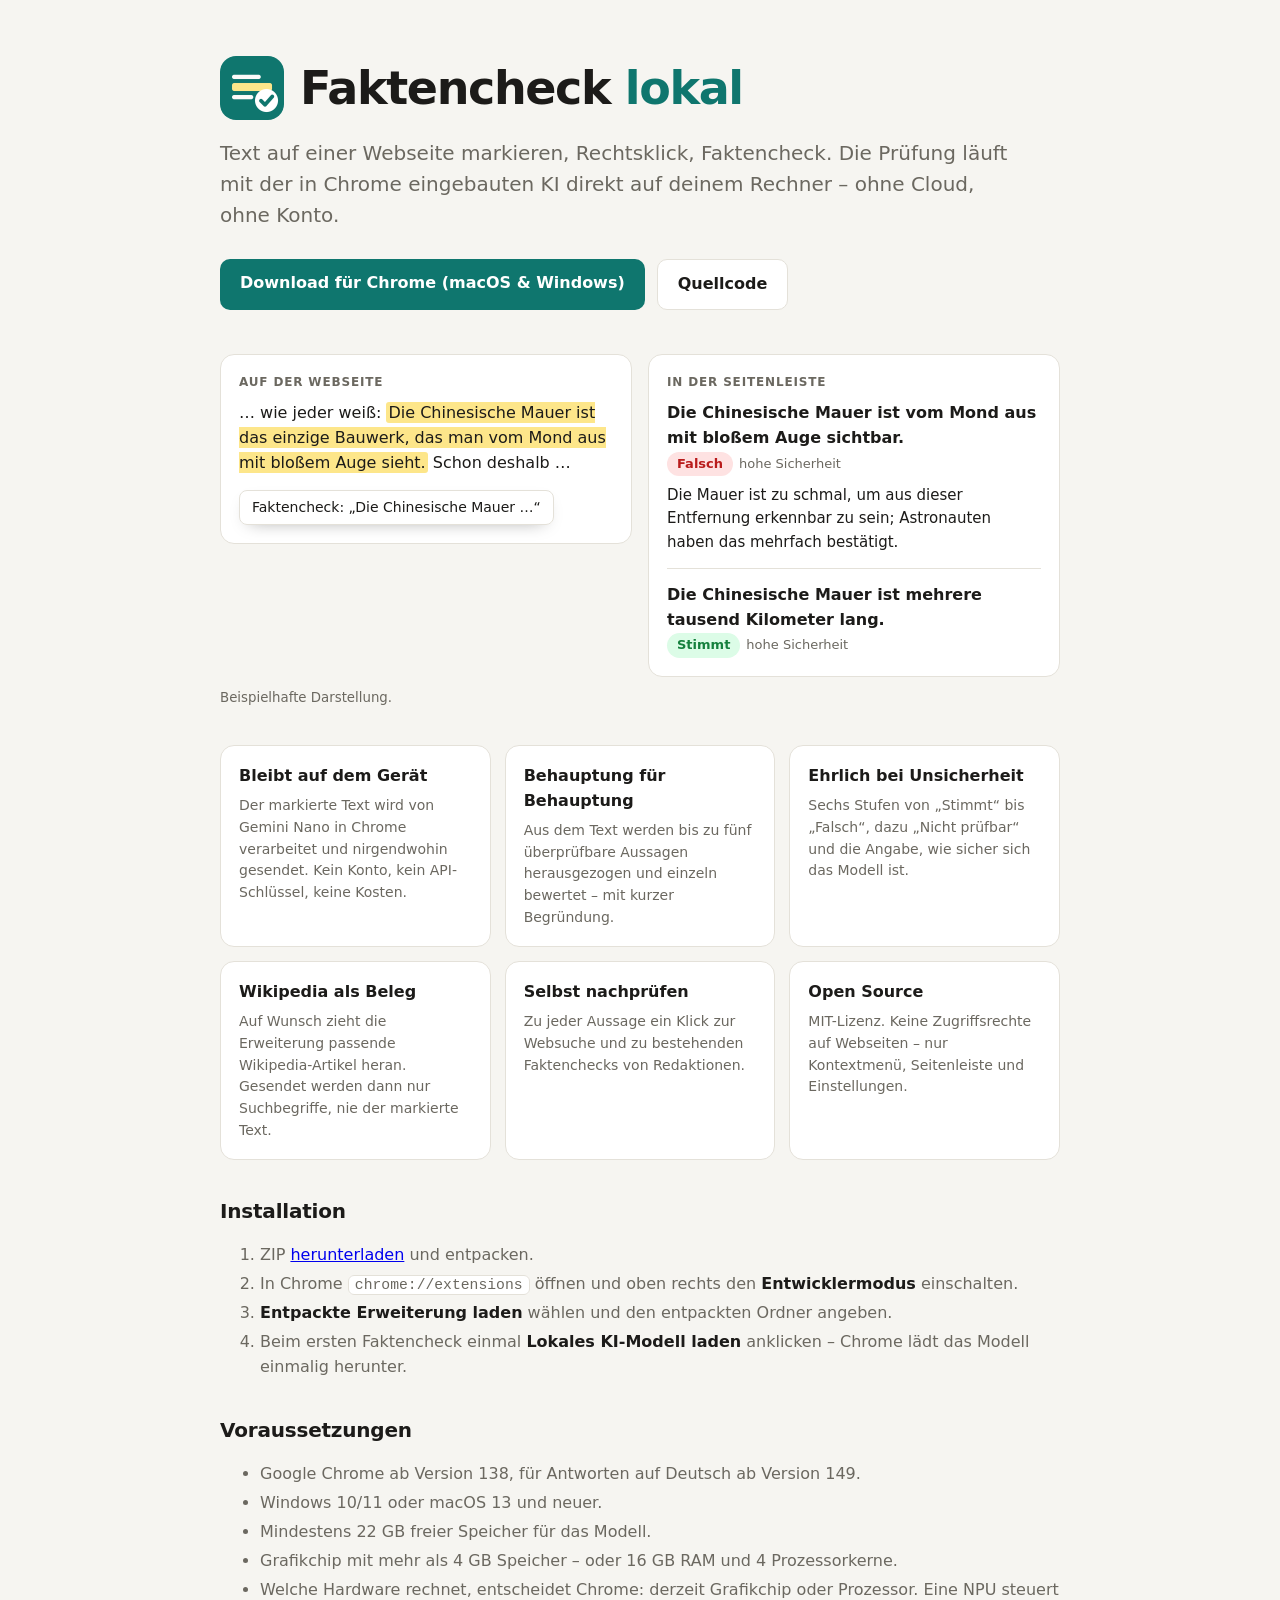
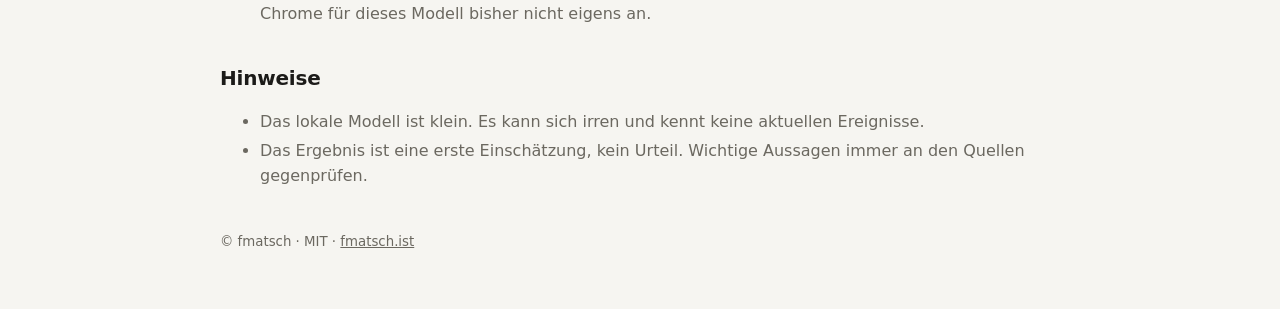
<file: docs/index.html>
<!doctype html>
<html lang="de"><head><meta charset="utf-8"><meta name="viewport" content="width=device-width,initial-scale=1">
<title>Faktencheck lokal – Text im Browser prüfen, ohne Cloud</title>
<link rel="icon" href="icon.png">
<meta name="description" content="Chrome-Erweiterung für macOS und Windows: Text markieren, Rechtsklick, Faktencheck. Läuft mit der in Chrome eingebauten KI direkt auf dem Gerät – ohne Cloud, ohne Konto.">
<meta property="og:title" content="Faktencheck lokal">
<meta property="og:description" content="Text markieren, Rechtsklick, Faktencheck – mit lokaler KI direkt in Chrome.">
<meta name="color-scheme" content="light dark">
<style>
:root{--bg:#f6f5f1;--p:#fff;--t:#1c1b19;--m:#6b6860;--l:#e4e1d9;--a:#0f766e;--on:#fff;--bad:#b91c1c;--badbg:#fee2e2;--ok:#15803d;--okbg:#dcfce7;--hl:#fde68a}
@media(prefers-color-scheme:dark){:root{--bg:#141413;--p:#1d1c1a;--t:#f1efe9;--m:#a19d93;--l:#2e2c29;--a:#2dd4bf;--on:#06201d;--bad:#fca5a5;--badbg:#3f1616;--ok:#86efac;--okbg:#14321f;--hl:#6b5a12}}
*{box-sizing:border-box}body{margin:0;font:16px/1.55 ui-sans-serif,-apple-system,"Segoe UI",system-ui,sans-serif;background:var(--bg);color:var(--t);-webkit-font-smoothing:antialiased}
main{max-width:880px;margin:0 auto;padding:56px 20px}
.head{display:flex;align-items:center;gap:16px}.head img{border-radius:16px}
h1{font-size:clamp(34px,7vw,46px);margin:0;letter-spacing:-.03em;line-height:1.05}h1 b{color:var(--a)}
.lead{font-size:20px;color:var(--m);margin:18px 0 28px;max-width:40em}
.btns{display:flex;gap:12px;flex-wrap:wrap}
a.btn{background:var(--a);color:var(--on);text-decoration:none;padding:12px 20px;border-radius:10px;font-weight:600}
a.btn.alt{background:var(--p);color:var(--t);border:1px solid var(--l)}
a:focus-visible{outline:2px solid var(--a);outline-offset:2px}
.demo{display:grid;grid-template-columns:1fr 1fr;gap:16px;margin:44px 0 8px;align-items:start}
@media(max-width:640px){.demo{grid-template-columns:1fr}}
.pane{background:var(--p);border:1px solid var(--l);border-radius:14px;padding:18px}
.pane .cap{font-size:12px;font-weight:600;text-transform:uppercase;letter-spacing:.07em;color:var(--m);margin-bottom:10px}
.pane p{margin:0}mark{background:var(--hl);color:inherit;border-radius:3px;padding:1px 2px}
.menu{margin-top:14px;display:inline-block;border:1px solid var(--l);border-radius:8px;padding:6px 12px;font-size:14px;box-shadow:0 6px 18px -10px rgba(0,0,0,.4)}
.claim{font-weight:600;margin-bottom:8px}
.badge{display:inline-block;font-size:13px;font-weight:700;padding:2px 10px;border-radius:999px}
.badge.bad{color:var(--bad);background:var(--badbg)}.badge.ok{color:var(--ok);background:var(--okbg)}
.conf{font-size:13px;color:var(--m);margin-left:6px}
.why{margin-top:8px!important;font-size:15px}
.pane hr{border:0;border-top:1px solid var(--l);margin:14px 0}
.grid{display:grid;grid-template-columns:repeat(auto-fit,minmax(240px,1fr));gap:14px;margin:36px 0}
.c{background:var(--p);border:1px solid var(--l);border-radius:14px;padding:18px}.c h3{margin:0 0 6px;font-size:16px}.c p{margin:0;color:var(--m);font-size:14px}
h2{font-size:20px;margin:36px 0 10px;letter-spacing:-.01em}
small,li{color:var(--m)}li{margin:4px 0}li b{color:var(--t)}
code{background:var(--p);border:1px solid var(--l);padding:1px 6px;border-radius:6px;font-size:.92em}
footer{margin-top:40px}footer a{color:var(--m)}
</style></head><body><main>
<div class="head"><img src="icon.png" alt="" width="64" height="64"><h1>Faktencheck <b>lokal</b></h1></div>
<p class="lead">Text auf einer Webseite markieren, Rechtsklick, Faktencheck. Die Prüfung läuft mit der in Chrome eingebauten KI direkt auf deinem Rechner – ohne Cloud, ohne Konto.</p>
<div class="btns">
<a class="btn" href="https://github.com/fmatsch/faktencheck/releases/latest">Download für Chrome (macOS &amp; Windows)</a>
<a class="btn alt" href="https://github.com/fmatsch/faktencheck">Quellcode</a></div>

<div class="demo" aria-label="Beispiel">
  <div class="pane"><div class="cap">Auf der Webseite</div>
    <p>… wie jeder weiß: <mark>Die Chinesische Mauer ist das einzige Bauwerk, das man vom Mond aus mit bloßem Auge sieht.</mark> Schon deshalb …</p>
    <div class="menu">Faktencheck: „Die Chinesische Mauer …“</div></div>
  <div class="pane"><div class="cap">In der Seitenleiste</div>
    <p class="claim">Die Chinesische Mauer ist vom Mond aus mit bloßem Auge sichtbar.</p>
    <span class="badge bad">Falsch</span><span class="conf">hohe Sicherheit</span>
    <p class="why">Die Mauer ist zu schmal, um aus dieser Entfernung erkennbar zu sein; Astronauten haben das mehrfach bestätigt.</p>
    <hr>
    <p class="claim">Die Chinesische Mauer ist mehrere tausend Kilometer lang.</p>
    <span class="badge ok">Stimmt</span><span class="conf">hohe Sicherheit</span></div>
</div>
<small>Beispielhafte Darstellung.</small>

<div class="grid">
<div class="c"><h3>Bleibt auf dem Gerät</h3><p>Der markierte Text wird von Gemini Nano in Chrome verarbeitet und nirgendwohin gesendet. Kein Konto, kein API-Schlüssel, keine Kosten.</p></div>
<div class="c"><h3>Behauptung für Behauptung</h3><p>Aus dem Text werden bis zu fünf überprüfbare Aussagen herausgezogen und einzeln bewertet – mit kurzer Begründung.</p></div>
<div class="c"><h3>Ehrlich bei Unsicherheit</h3><p>Sechs Stufen von „Stimmt“ bis „Falsch“, dazu „Nicht prüfbar“ und die Angabe, wie sicher sich das Modell ist.</p></div>
<div class="c"><h3>Wikipedia als Beleg</h3><p>Auf Wunsch zieht die Erweiterung passende Wikipedia-Artikel heran. Gesendet werden dann nur Suchbegriffe, nie der markierte Text.</p></div>
<div class="c"><h3>Selbst nachprüfen</h3><p>Zu jeder Aussage ein Klick zur Websuche und zu bestehenden Faktenchecks von Redaktionen.</p></div>
<div class="c"><h3>Open Source</h3><p>MIT-Lizenz. Keine Zugriffsrechte auf Webseiten – nur Kontextmenü, Seitenleiste und Einstellungen.</p></div></div>

<h2>Installation</h2><ol>
<li>ZIP <a href="https://github.com/fmatsch/faktencheck/releases/latest">herunterladen</a> und entpacken.</li>
<li>In Chrome <code>chrome://extensions</code> öffnen und oben rechts den <b>Entwicklermodus</b> einschalten.</li>
<li><b>Entpackte Erweiterung laden</b> wählen und den entpackten Ordner angeben.</li>
<li>Beim ersten Faktencheck einmal <b>Lokales KI-Modell laden</b> anklicken – Chrome lädt das Modell einmalig herunter.</li></ol>

<h2>Voraussetzungen</h2><ul>
<li>Google Chrome ab Version 138, für Antworten auf Deutsch ab Version 149.</li>
<li>Windows 10/11 oder macOS 13 und neuer.</li>
<li>Mindestens 22 GB freier Speicher für das Modell.</li>
<li>Grafikchip mit mehr als 4 GB Speicher – oder 16 GB RAM und 4 Prozessorkerne.</li>
<li>Welche Hardware rechnet, entscheidet Chrome: derzeit Grafikchip oder Prozessor. Eine NPU steuert Chrome für dieses Modell bisher nicht eigens an.</li></ul>

<h2>Hinweise</h2><ul>
<li>Das lokale Modell ist klein. Es kann sich irren und kennt keine aktuellen Ereignisse.</li>
<li>Das Ergebnis ist eine erste Einschätzung, kein Urteil. Wichtige Aussagen immer an den Quellen gegenprüfen.</li></ul>
<footer><small>© fmatsch · MIT · <a href="https://fmatsch.ist">fmatsch.ist</a></small></footer></main></body></html>
</file>
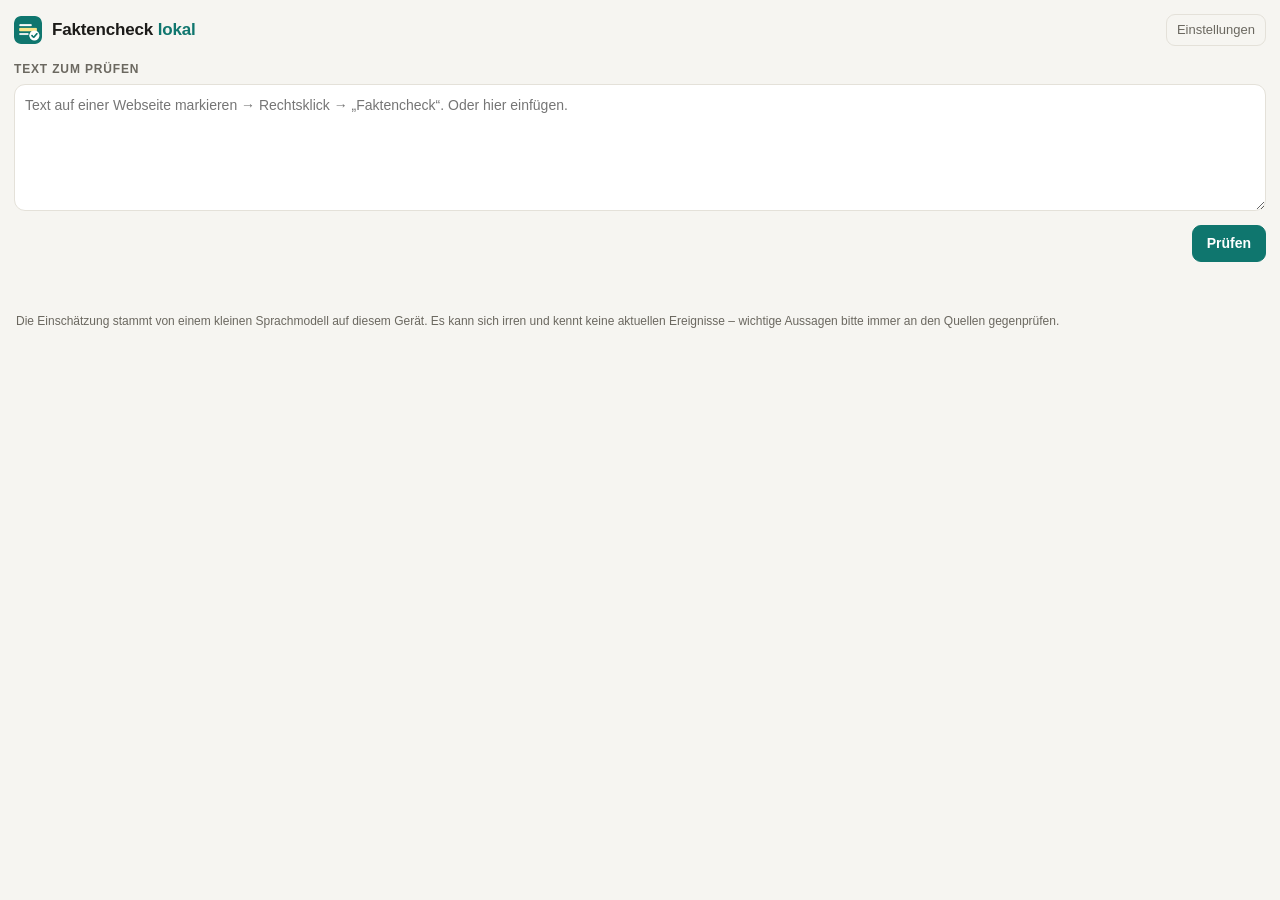
<file: extension/panel.html>
<!doctype html>
<html lang="de">
<head>
<meta charset="utf-8">
<meta name="viewport" content="width=device-width, initial-scale=1">
<meta name="color-scheme" content="light dark">
<title>Faktencheck lokal</title>
<link rel="stylesheet" href="panel.css">
</head>
<body>
<header>
  <img src="icons/icon48.png" alt="" width="28" height="28">
  <h1>Faktencheck <span>lokal</span></h1>
  <button id="settingsBtn" type="button" class="ghost" aria-expanded="false" aria-controls="settings">Einstellungen</button>
</header>

<section id="settings" hidden>
  <label class="row">
    <input type="checkbox" id="optWiki">
    <span>
      <b>Wikipedia als Beleg heranziehen</b>
      <small>Verbessert die Treffsicherheit deutlich. Dafür werden nur die Suchbegriffe zu jeder Behauptung an wikipedia.org gesendet – der markierte Text selbst bleibt auf dem Gerät.</small>
    </span>
  </label>
  <label class="row">
    <span><b>Sprache der Antwort</b></span>
    <select id="optLang">
      <option value="de">Deutsch</option>
      <option value="en">English</option>
    </select>
  </label>
</section>

<section id="setup" hidden>
  <h2 id="setupTitle"></h2>
  <p id="setupText"></p>
  <button id="setupBtn" type="button" class="primary" hidden>Lokales KI-Modell laden</button>
  <progress id="setupProgress" max="1" value="0" hidden></progress>
</section>

<form id="form">
  <label for="input">Text zum Prüfen</label>
  <textarea id="input" rows="5" placeholder="Text auf einer Webseite markieren → Rechtsklick → „Faktencheck“. Oder hier einfügen."></textarea>
  <div class="actions">
    <span id="count" class="muted"></span>
    <button id="stopBtn" type="button" class="ghost" hidden>Abbrechen</button>
    <button id="checkBtn" type="submit" class="primary">Prüfen</button>
  </div>
</form>

<p id="status" class="muted" role="status" aria-live="polite"></p>
<main id="results"></main>

<footer>
  Die Einschätzung stammt von einem kleinen Sprachmodell auf diesem Gerät. Es kann sich irren und kennt keine aktuellen Ereignisse – wichtige Aussagen bitte immer an den Quellen gegenprüfen.
</footer>

<script src="panel.js"></script>
</body>
</html>
</file>
<file: extension/panel.css>
:root {
  --bg: #f6f5f1; --surface: #fff; --text: #1c1b19; --muted: #6b6860;
  --line: #e4e1d9; --accent: #0f766e; --chip: #efede6;
  --ok: #15803d; --okbg: #dcfce7;
  --warn: #a16207; --warnbg: #fef3c7;
  --bad: #b91c1c; --badbg: #fee2e2;
  --unk: #52525b; --unkbg: #e4e4e7;
}
@media (prefers-color-scheme: dark) {
  :root {
    --bg: #141413; --surface: #1d1c1a; --text: #f1efe9; --muted: #a19d93;
    --line: #2e2c29; --accent: #2dd4bf; --chip: #272522;
    --ok: #86efac; --okbg: #14321f;
    --warn: #fcd34d; --warnbg: #3a2e0c;
    --bad: #fca5a5; --badbg: #3f1616;
    --unk: #d4d4d8; --unkbg: #2c2c30;
  }
}
* { box-sizing: border-box; }
[hidden] { display: none !important; }
body {
  margin: 0; padding: 14px;
  background: var(--bg); color: var(--text);
  font: 14px/1.5 ui-sans-serif, -apple-system, BlinkMacSystemFont, "Segoe UI", Roboto, sans-serif;
  -webkit-font-smoothing: antialiased;
}
header { display: flex; align-items: center; gap: 10px; margin-bottom: 14px; }
header img { border-radius: 7px; }
h1 { font-size: 17px; margin: 0; letter-spacing: -.01em; flex: 1; }
h1 span { color: var(--accent); }
h2 { font-size: 15px; margin: 0 0 6px; }
.muted, small { color: var(--muted); }
small { display: block; font-size: 12.5px; line-height: 1.4; margin-top: 2px; }

button, select, textarea { font: inherit; color: inherit; }
button { border-radius: 9px; padding: 7px 14px; cursor: pointer; border: 1px solid var(--line); background: var(--surface); }
button.primary { background: var(--accent); border-color: var(--accent); color: #fff; font-weight: 600; }
@media (prefers-color-scheme: dark) { button.primary { color: #06201d; } }
button.ghost { background: transparent; color: var(--muted); padding: 5px 10px; font-size: 13px; }
button.ghost:hover { color: var(--text); }
button:disabled { opacity: .5; cursor: default; }
button:focus-visible, textarea:focus-visible, select:focus-visible, a:focus-visible { outline: 2px solid var(--accent); outline-offset: 2px; }

section, .card {
  background: var(--surface); border: 1px solid var(--line);
  border-radius: 13px; padding: 14px; margin-bottom: 12px;
}
#settings .row { display: flex; gap: 10px; align-items: flex-start; }
#settings .row + .row { margin-top: 12px; align-items: center; justify-content: space-between; }
#settings input { margin-top: 3px; accent-color: var(--accent); }
select { border: 1px solid var(--line); border-radius: 8px; padding: 4px 8px; background: var(--surface); }
#setup p { margin: 0 0 12px; color: var(--muted); white-space: pre-line; }
progress { width: 100%; margin-top: 10px; accent-color: var(--accent); }

form label { display: block; font-size: 12px; font-weight: 600; text-transform: uppercase; letter-spacing: .07em; color: var(--muted); margin-bottom: 6px; }
textarea {
  width: 100%; resize: vertical; min-height: 84px; max-height: 40vh;
  background: var(--surface); border: 1px solid var(--line); border-radius: 11px; padding: 10px;
}
.actions { display: flex; align-items: center; gap: 8px; margin-top: 8px; }
.actions .muted { flex: 1; font-size: 12.5px; }
#status { min-height: 21px; margin: 12px 2px; }
#status.error { color: var(--bad); }

.card h3 { margin: 0 0 10px; font-size: 14.5px; font-weight: 600; line-height: 1.4; }
.card p { margin: 8px 0 0; }
.badges { display: flex; flex-wrap: wrap; gap: 6px; align-items: center; }
.badge { font-size: 12.5px; font-weight: 700; padding: 2px 10px; border-radius: 999px; }
.badge.ok { color: var(--ok); background: var(--okbg); }
.badge.warn { color: var(--warn); background: var(--warnbg); }
.badge.bad { color: var(--bad); background: var(--badbg); }
.badge.unk { color: var(--unk); background: var(--unkbg); }
.conf { font-size: 12.5px; color: var(--muted); }
.pending { display: flex; align-items: center; gap: 8px; color: var(--muted); }
.spinner {
  width: 14px; height: 14px; border-radius: 50%;
  border: 2px solid var(--line); border-top-color: var(--accent);
  animation: spin .8s linear infinite;
}
@keyframes spin { to { transform: rotate(360deg); } }
@media (prefers-reduced-motion: reduce) { .spinner { animation-duration: 3s; } }
.sources { margin-top: 10px; padding-top: 10px; border-top: 1px solid var(--line); font-size: 12.5px; color: var(--muted); }
.sources a { color: var(--accent); margin-right: 10px; white-space: nowrap; }
.sources div + div { margin-top: 4px; }

footer { color: var(--muted); font-size: 12px; line-height: 1.45; margin: 18px 2px 4px; }
</file>
